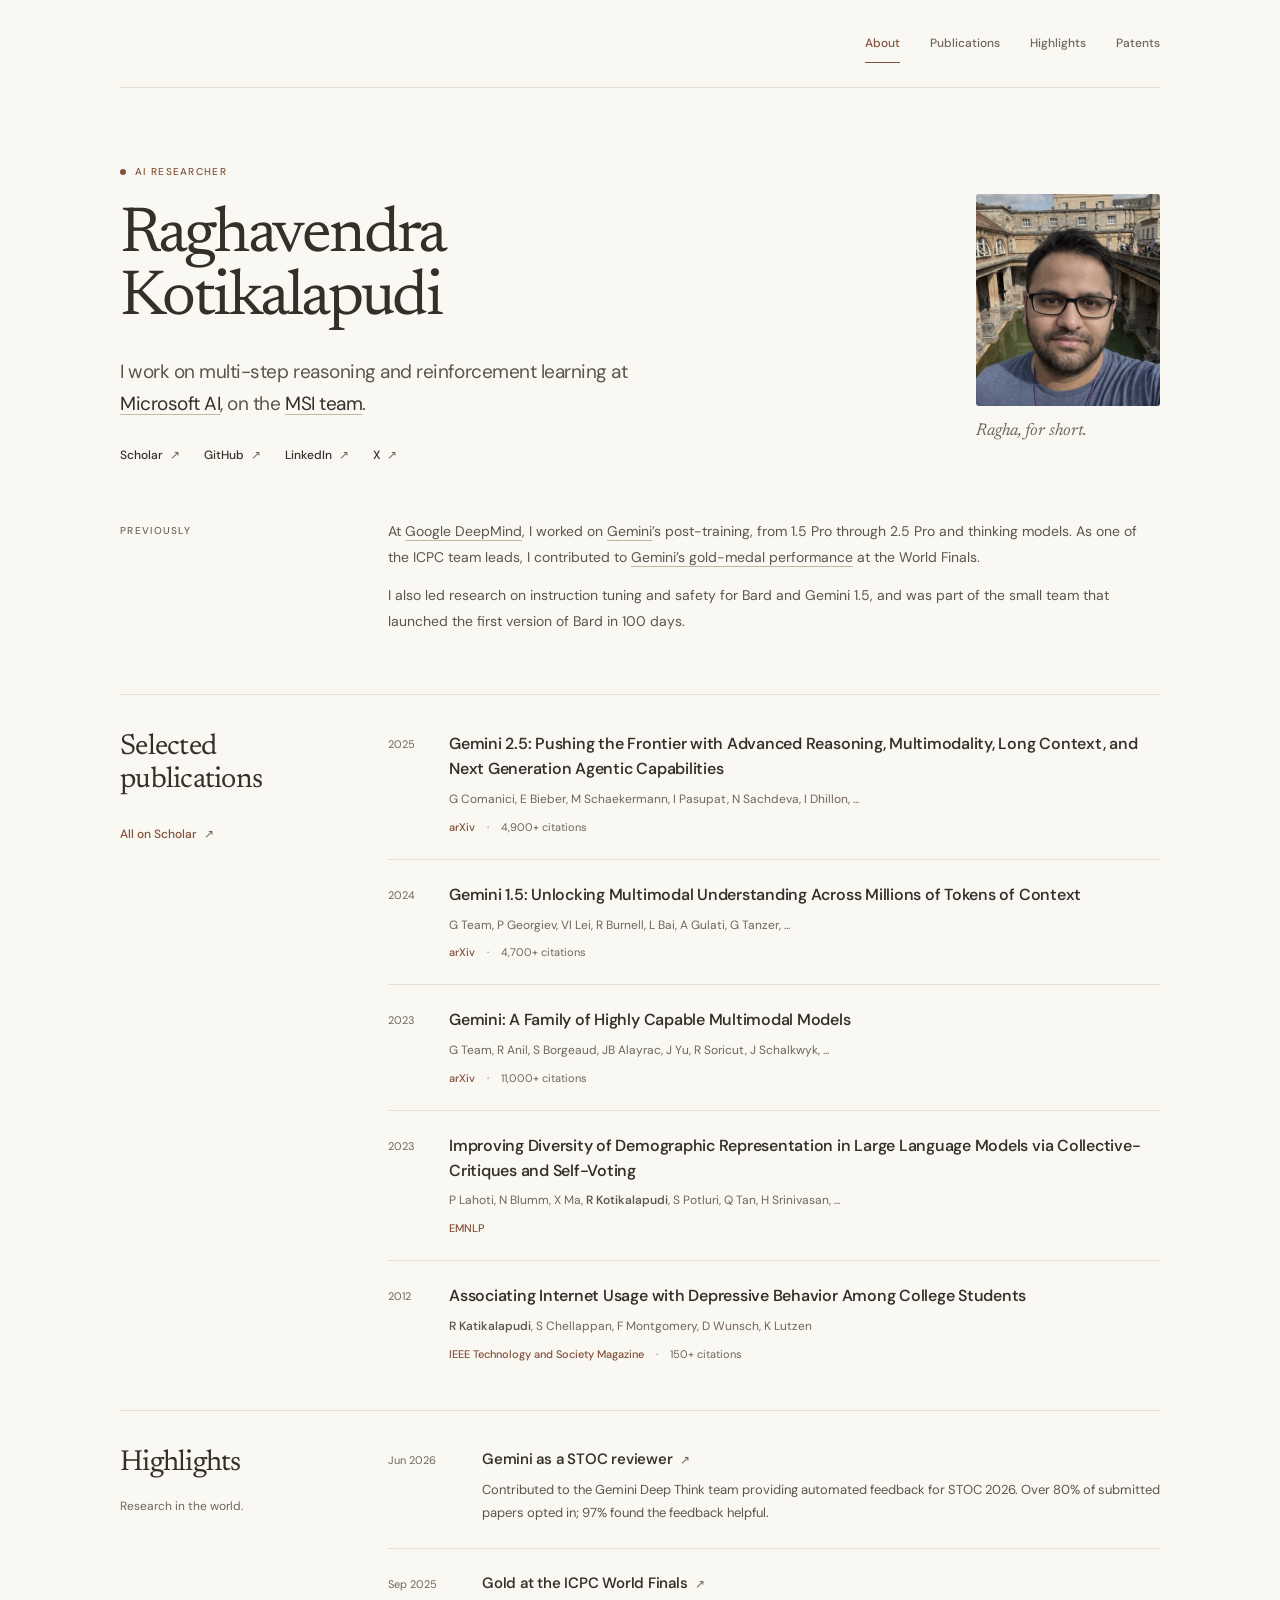
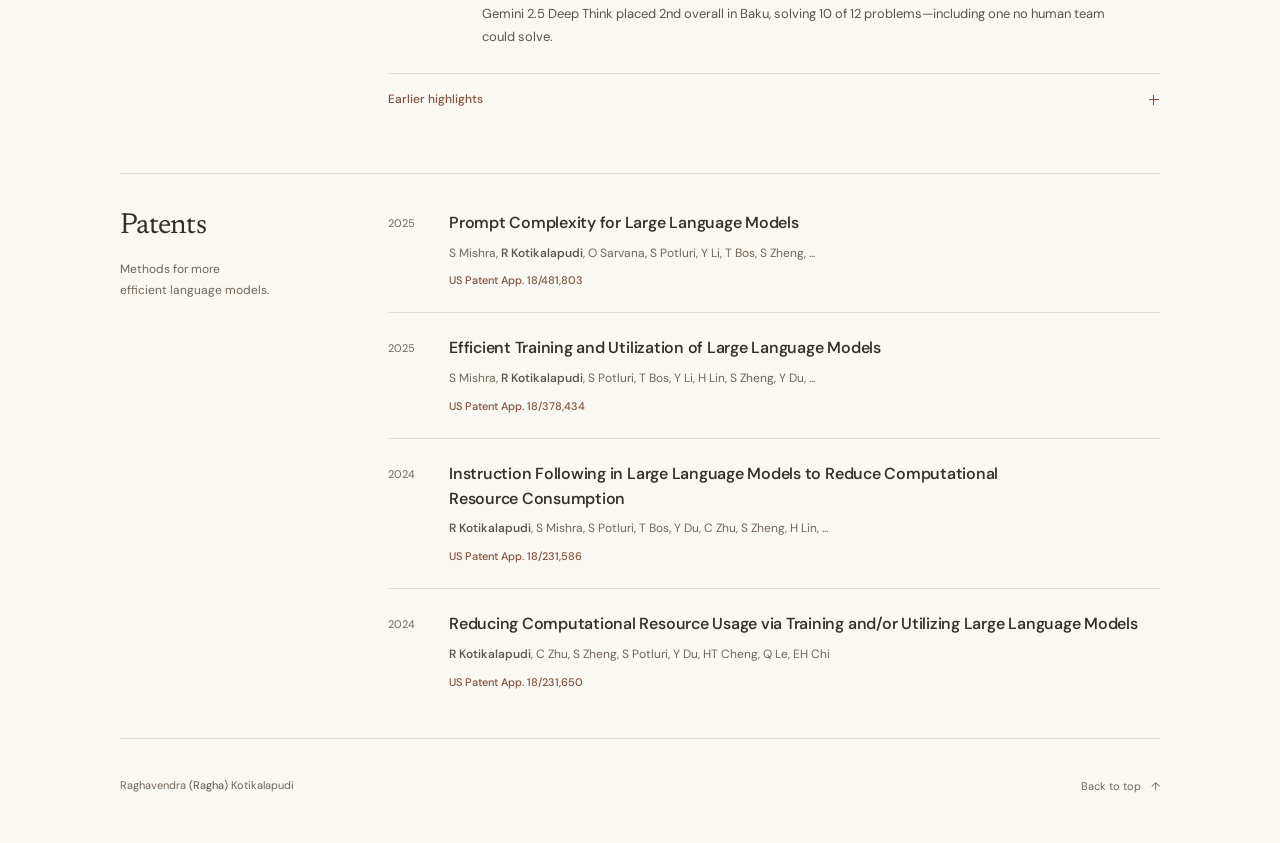
<file: index.html>
<!DOCTYPE html>
<html lang="en">
<head>
    <meta charset="UTF-8">
    <meta name="viewport" content="width=device-width, initial-scale=1.0">
    <title>Raghavendra Kotikalapudi</title>

    <!-- Google Analytics -->
    <script async src="https://www.googletagmanager.com/gtag/js?id=G-M42ZN2GM9Q"></script>
    <script>
        window.dataLayer = window.dataLayer || [];
        function gtag() {
            window.dataLayer.push(arguments);
        }
        gtag('js', new Date());
        gtag('config', 'G-M42ZN2GM9Q');
    </script>
    <meta name="description" content="Researcher at Microsoft AI. Previously at Google DeepMind working on Gemini.">
    <link rel="canonical" href="https://raghakot.com/">
    <meta name="theme-color" content="#f9f8f3">

    <!-- Open Graph / Social -->
    <meta property="og:title" content="Raghavendra Kotikalapudi">
    <meta property="og:description" content="Researcher at Microsoft AI. Previously at Google DeepMind working on Gemini.">
    <meta property="og:type" content="website">
    <meta property="og:url" content="https://raghakot.com/">
    <meta property="og:image" content="https://raghakot.com/profile.jpg">

    <!-- Twitter Card -->
    <meta name="twitter:card" content="summary">
    <meta name="twitter:title" content="Raghavendra Kotikalapudi">
    <meta name="twitter:description" content="Researcher at Microsoft AI. Previously at Google DeepMind working on Gemini.">
    <meta name="twitter:image" content="https://raghakot.com/profile.jpg">

    <link rel="icon" href="favicon.svg" type="image/svg+xml">

    <!-- Serve and preload the main typefaces locally to keep first paint steady. -->
    <link rel="preload" href="fonts/newsreader-latin.woff2" as="font" type="font/woff2" crossorigin>
    <link rel="preload" href="fonts/dm-sans-latin.woff2" as="font" type="font/woff2" crossorigin>
    <link rel="stylesheet" href="styles.css?v=fd9dae41400c-2">

    <script src="script.js?v=7d666a513b32-2" defer></script>

    <!-- Structured Data -->
    <script type="application/ld+json">
    {
        "@context": "https://schema.org",
        "@type": "Person",
        "name": "Raghavendra Kotikalapudi",
        "alternateName": "Ragha",
        "url": "https://raghakot.com/",
        "image": "https://raghakot.com/profile.jpg",
        "jobTitle": "AI Researcher",
        "worksFor": {
            "@type": "Organization",
            "name": "Microsoft AI"
        },
        "sameAs": [
            "https://scholar.google.com/citations?user=g2UodAsAAAAJ&hl=en",
            "https://github.com/raghakot",
            "https://www.linkedin.com/in/raghakot/",
            "https://x.com/raghakot"
        ]
    }
    </script>
</head>
<body id="top">
    <a class="skip-link" href="#main">Skip to content</a>

    <header class="site-header">
        <div class="header-inner">
            <nav class="page-nav" aria-label="On this page">
                <a href="#about">About</a>
                <a href="#publications">Publications</a>
                <a href="#highlights">Highlights</a>
                <a href="#patents">Patents</a>
            </nav>
        </div>
    </header>

    <main class="container" id="main">
        <section class="about" id="about" aria-labelledby="profile-name">
            <div class="intro">
                <div class="intro-copy">
                    <p class="eyebrow">AI researcher</p>
                    <h1 id="profile-name">Raghavendra<br>Kotikalapudi</h1>
                    <p class="intro-description">I work on multi-step reasoning and reinforcement learning at <a href="https://microsoft.ai/">Microsoft AI</a>, on the <a href="https://microsoft.ai/superintelligence/">MSI team</a>.</p>
                    <nav class="profile-links" aria-label="Find me online">
                        <a href="https://scholar.google.com/citations?user=g2UodAsAAAAJ&amp;hl=en">Scholar <span aria-hidden="true">↗</span></a>
                        <a href="https://github.com/raghakot">GitHub <span aria-hidden="true">↗</span></a>
                        <a href="https://www.linkedin.com/in/raghakot/">LinkedIn <span aria-hidden="true">↗</span></a>
                        <a href="https://x.com/raghakot">X <span class="sr-only"> (Twitter)</span><span aria-hidden="true">↗</span></a>
                    </nav>
                </div>
                <figure class="portrait">
                    <img src="profile.jpg" alt="Raghavendra Kotikalapudi" class="profile-photo" width="480" height="480" fetchpriority="high" decoding="async">
                    <figcaption>Ragha, for short.</figcaption>
                </figure>
            </div>

            <div class="background-note">
                <p class="margin-label">Previously</p>
                <div class="bio">
                    <p>At <a href="https://deepmind.google/">Google DeepMind</a>, I worked on <a href="https://deepmind.google/technologies/gemini/">Gemini</a>’s post-training, from 1.5 Pro through 2.5 Pro and thinking models. As one of the ICPC team leads, I contributed to <a href="https://deepmind.google/discover/blog/gemini-achieves-gold-level-performance-at-the-international-collegiate-programming-contest-world-finals/">Gemini’s gold-medal performance</a> at the World Finals.</p>
                    <p>I also led research on instruction tuning and safety for Bard and Gemini 1.5, and was part of the small team that launched the first version of Bard in 100 days.</p>
                </div>
            </div>
        </section>

        <section class="section" id="publications" aria-labelledby="publications-heading">
            <div class="section-heading">
                <h2 id="publications-heading">Selected <br>publications</h2>
                <a class="aside-link" href="https://scholar.google.com/citations?user=g2UodAsAAAAJ&amp;hl=en">All on Scholar <span aria-hidden="true">↗</span></a>
            </div>
            <div class="section-content">
                <ul class="publications-list" aria-label="Selected publications, newest first">
                    <li class="publication">
                        <span class="publication-year">2025</span>
                        <div>
                            <a href="https://arxiv.org/abs/2507.06261" class="publication-title">Gemini 2.5: Pushing the Frontier with Advanced Reasoning, Multimodality, Long Context, and Next Generation Agentic Capabilities</a>
                            <span class="publication-authors">G Comanici, E Bieber, M Schaekermann, I Pasupat, N Sachdeva, I Dhillon, ...</span>
                            <div class="publication-meta">
                                <span class="publication-venue">arXiv</span>
                                <span class="publication-citations">4,900+ citations</span>
                            </div>
                        </div>
                    </li>
                    <li class="publication">
                        <span class="publication-year">2024</span>
                        <div>
                            <a href="https://arxiv.org/abs/2403.05530" class="publication-title">Gemini 1.5: Unlocking Multimodal Understanding Across Millions of Tokens of Context</a>
                            <span class="publication-authors">G Team, P Georgiev, VI Lei, R Burnell, L Bai, A Gulati, G Tanzer, ...</span>
                            <div class="publication-meta">
                                <span class="publication-venue">arXiv</span>
                                <span class="publication-citations">4,700+ citations</span>
                            </div>
                        </div>
                    </li>
                    <li class="publication">
                        <span class="publication-year">2023</span>
                        <div>
                            <a href="https://arxiv.org/abs/2312.11805" class="publication-title">Gemini: A Family of Highly Capable Multimodal Models</a>
                            <span class="publication-authors">G Team, R Anil, S Borgeaud, JB Alayrac, J Yu, R Soricut, J Schalkwyk, ...</span>
                            <div class="publication-meta">
                                <span class="publication-venue">arXiv</span>
                                <span class="publication-citations">11,000+ citations</span>
                            </div>
                        </div>
                    </li>
                    <li class="publication">
                        <span class="publication-year">2023</span>
                        <div>
                            <a href="https://arxiv.org/abs/2310.16523" class="publication-title">Improving Diversity of Demographic Representation in Large Language Models via Collective-Critiques and Self-Voting</a>
                            <span class="publication-authors">P Lahoti, N Blumm, X Ma, <strong>R Kotikalapudi</strong>, S Potluri, Q Tan, H Srinivasan, ...</span>
                            <div class="publication-meta">
                                <span class="publication-venue">EMNLP</span>
                            </div>
                        </div>
                    </li>
                    <li class="publication">
                        <span class="publication-year">2012</span>
                        <div>
                            <a href="https://ieeexplore.ieee.org/document/6387969" class="publication-title">Associating Internet Usage with Depressive Behavior Among College Students</a>
                            <span class="publication-authors"><strong>R Katikalapudi</strong>, S Chellappan, F Montgomery, D Wunsch, K Lutzen</span>
                            <div class="publication-meta">
                                <span class="publication-venue">IEEE Technology and Society Magazine</span>
                                <span class="publication-citations">150+ citations</span>
                            </div>
                        </div>
                    </li>
                </ul>
            </div>
        </section>

        <section class="section" id="highlights" aria-labelledby="highlights-heading">
            <div class="section-heading">
                <h2 id="highlights-heading">Highlights</h2>
                <p class="section-note">Research in the world.</p>
            </div>
            <div class="section-content">
                <ul class="news-list">
                    <li>
                        <time class="news-date" datetime="2026-06">Jun 2026</time>
                        <div class="news-content">
                            <h3><a href="https://research.google/blog/gemini-provides-automated-feedback-for-theoretical-computer-scientists-at-stoc-2026/">Gemini as a STOC reviewer <span aria-hidden="true">↗</span></a></h3>
                            <p>Contributed to the Gemini Deep Think team providing automated feedback for STOC 2026. Over 80% of submitted papers opted in; 97% found the feedback helpful.</p>
                        </div>
                    </li>
                    <li>
                        <time class="news-date" datetime="2025-09">Sep 2025</time>
                        <div class="news-content">
                            <h3><a href="https://deepmind.google/discover/blog/gemini-achieves-gold-level-performance-at-the-international-collegiate-programming-contest-world-finals/">Gold at the ICPC World Finals <span aria-hidden="true">↗</span></a></h3>
                            <p>Gemini 2.5 Deep Think placed 2nd overall in Baku, solving 10 of 12 problems—including one no human team could solve.</p>
                        </div>
                    </li>
                </ul>
                <details class="earlier-highlights">
                    <summary><span>Earlier highlights</span><span class="details-symbol" aria-hidden="true"></span></summary>
                    <ul class="news-list">
                        <li>
                            <time class="news-date" datetime="2017-10">Oct 2017</time>
                            <div class="news-content">
                                <h3><a href="https://www.geekwire.com/2017/facebook-hackathon-engineers-combine-seattle-data-machine-learning-solve-civic-issues/">Facebook Civic Hackathon winner <span aria-hidden="true">↗</span></a></h3>
                                <p>Won with “Find ’n Park”, a computer vision model that detected available parking spots in real time using Seattle’s open data.</p>
                            </div>
                        </li>
                        <li>
                            <time class="news-date" datetime="2012-06">Jun 2012</time>
                            <div class="news-content">
                                <h3><a href="https://www.nytimes.com/2012/06/17/opinion/sunday/how-depressed-people-use-the-internet.html">How Depressives Surf the Web <span aria-hidden="true">↗</span></a></h3>
                                <p>Co-authored a New York Times Sunday Review op-ed about our research linking internet usage patterns to depression in college students.</p>
                            </div>
                        </li>
                    </ul>
                </details>
            </div>
        </section>

        <section class="section" id="patents" aria-labelledby="patents-heading">
            <div class="section-heading">
                <h2 id="patents-heading">Patents</h2>
                <p class="section-note">Methods for more<br>efficient language models.</p>
            </div>
            <div class="section-content">
                <ul class="publications-list" aria-label="Patent applications, newest first">
                    <li class="publication">
                        <span class="publication-year">2025</span>
                        <div>
                            <a href="https://patents.google.com/patent/US20250086405A1" class="publication-title">Prompt Complexity for Large Language Models</a>
                            <span class="publication-authors">S Mishra, <strong>R Kotikalapudi</strong>, O Sarvana, S Potluri, Y Li, T Bos, S Zheng, ...</span>
                            <div class="publication-meta">
                                <span class="publication-venue">US Patent App. 18/481,803</span>
                            </div>
                        </div>
                    </li>
                    <li class="publication">
                        <span class="publication-year">2025</span>
                        <div>
                            <a href="https://patents.google.com/patent/US20250045534A1" class="publication-title">Efficient Training and Utilization of Large Language Models</a>
                            <span class="publication-authors">S Mishra, <strong>R Kotikalapudi</strong>, S Potluri, T Bos, Y Li, H Lin, S Zheng, Y Du, ...</span>
                            <div class="publication-meta">
                                <span class="publication-venue">US Patent App. 18/378,434</span>
                            </div>
                        </div>
                    </li>
                    <li class="publication">
                        <span class="publication-year">2024</span>
                        <div>
                            <a href="https://patents.google.com/patent/US20240394471A1" class="publication-title">Instruction Following in Large Language Models to Reduce Computational Resource Consumption</a>
                            <span class="publication-authors"><strong>R Kotikalapudi</strong>, S Mishra, S Potluri, T Bos, Y Du, C Zhu, S Zheng, H Lin, ...</span>
                            <div class="publication-meta">
                                <span class="publication-venue">US Patent App. 18/231,586</span>
                            </div>
                        </div>
                    </li>
                    <li class="publication">
                        <span class="publication-year">2024</span>
                        <div>
                            <a href="https://patents.google.com/patent/US20240378394A1" class="publication-title">Reducing Computational Resource Usage via Training and/or Utilizing Large Language Models</a>
                            <span class="publication-authors"><strong>R Kotikalapudi</strong>, C Zhu, S Zheng, S Potluri, Y Du, HT Cheng, Q Le, EH Chi</span>
                            <div class="publication-meta">
                                <span class="publication-venue">US Patent App. 18/231,650</span>
                            </div>
                        </div>
                    </li>
                </ul>
            </div>
        </section>

        <footer class="site-footer">
            <p>Raghavendra <span>(Ragha)</span> Kotikalapudi</p>
            <a href="#top">Back to top <span aria-hidden="true">↑</span></a>
        </footer>
    </main>
</body>
</html>
</file>
<file: styles.css>
/* A quiet editorial home for research. */
@font-face {
    font-family: 'Newsreader';
    font-style: normal;
    font-weight: 400 600;
    font-display: swap;
    src: url('fonts/newsreader-latin.woff2') format('woff2');
}

@font-face {
    font-family: 'Newsreader';
    font-style: italic;
    font-weight: 400 600;
    font-display: swap;
    src: url('fonts/newsreader-italic-latin.woff2') format('woff2');
}

@font-face {
    font-family: 'DM Sans';
    font-style: normal;
    font-weight: 400 600;
    font-display: swap;
    src: url('fonts/dm-sans-latin.woff2') format('woff2');
}

:root {
    color-scheme: light;
    --paper: #f9f8f3;
    --ink: #352f29;
    --body: #5d554c;
    --muted: #716558;
    --accent: #83523a;
    --rule: #e5ded2;
    --link-rule: #c5b6a2;
    --selection: #ece1cf;
    --serif: 'Newsreader', Georgia, 'Times New Roman', serif;
    --sans: 'DM Sans', -apple-system, BlinkMacSystemFont, 'Segoe UI', sans-serif;
    --page-width: 1040px;
    --page-margin: auto;
    --gutter: 48px;
    --margin-width: 220px;
}

*, *::before, *::after {
    box-sizing: border-box;
}

html {
    scroll-padding-top: 110px;
    -webkit-text-size-adjust: 100%;
    text-size-adjust: 100%;
}

body {
    margin: 0;
    background: var(--paper);
    color: var(--ink);
    font-family: var(--sans);
    font-size: 15px;
    line-height: 1.65;
    -webkit-font-smoothing: antialiased;
    -moz-osx-font-smoothing: grayscale;
}

h1, h2, h3, p, figure, ul {
    margin: 0;
}

ul {
    padding: 0;
}

strong {
    font-weight: 550;
}

a {
    color: inherit;
    text-decoration-thickness: 1px;
    text-decoration-color: var(--link-rule);
    text-underline-offset: 4px;
}

a:hover {
    color: var(--accent);
    text-decoration-color: var(--accent);
}

:focus-visible {
    outline: 2px solid var(--accent);
    outline-offset: 5px;
    border-radius: 2px;
}

::selection {
    background: var(--selection);
    color: var(--ink);
}

p {
    text-wrap: pretty;
}

.sr-only, .skip-link:not(:focus) {
    position: absolute;
    width: 1px;
    height: 1px;
    padding: 0;
    overflow: hidden;
    clip-path: inset(50%);
    white-space: nowrap;
}

.skip-link:focus {
    position: fixed;
    top: 16px;
    left: 16px;
    z-index: 10;
    padding: 12px 20px;
    background: var(--ink);
    color: white;
}

/* Compact navigation remains available along a long publication list. */
.site-header {
    position: sticky;
    top: 0;
    z-index: 5;
    background: var(--paper);
}

.header-inner, .container {
    max-width: var(--page-width);
    margin: 0 var(--page-margin);
}

.header-inner {
    min-height: 88px;
    display: flex;
    align-items: center;
    justify-content: flex-end;
    border-bottom: 1px solid var(--rule);
}

.page-nav {
    display: flex;
    gap: 30px;
}

.page-nav a {
    position: relative;
    display: flex;
    align-items: center;
    min-height: 44px;
    font-size: 12px;
    font-weight: 500;
    color: var(--muted);
    text-decoration: none;
}

.page-nav a::after {
    content: '';
    position: absolute;
    bottom: 3px;
    inset-inline: 0;
    height: 1px;
    background: var(--accent);
    opacity: 0;
}

.page-nav a:hover, .page-nav a[aria-current] {
    color: var(--accent);
}

.page-nav a[aria-current]::after {
    opacity: 1;
}

/* Introduction */
.about {
    padding: 76px 0 60px;
}

.intro {
    display: grid;
    grid-template-columns: minmax(0, 1fr) 184px;
    gap: 90px;
}

.eyebrow, .margin-label {
    font-size: 10px;
    font-weight: 500;
    letter-spacing: 0.13em;
    text-transform: uppercase;
}

.eyebrow {
    display: flex;
    align-items: center;
    gap: 9px;
    color: var(--accent);
    margin-bottom: 24px;
}

.eyebrow::before {
    content: '';
    width: 6px;
    height: 6px;
    border-radius: 50%;
    background: var(--accent);
}

h1 {
    font-family: var(--serif);
    font-size: clamp(44px, 5.4vw, 64px);
    font-weight: 400;
    letter-spacing: -0.04em;
    line-height: 0.99;
    margin-bottom: 25px;
}

.intro-description {
    max-width: 560px;
    font-size: 19px;
    line-height: 1.65;
    letter-spacing: -0.025em;
    color: var(--body);
}

.intro-description a {
    color: var(--ink);
}

.profile-links {
    display: flex;
    flex-wrap: wrap;
    gap: 24px;
    margin-top: 15px;
}

.profile-links a, .aside-link {
    display: inline-flex;
    align-items: center;
    gap: 7px;
    min-height: 44px;
    font-size: 12px;
    font-weight: 500;
    text-decoration: none;
}

.profile-links a span[aria-hidden], .aside-link span, .site-footer a span {
    color: var(--muted);
}

.profile-links a:hover, .aside-link:hover {
    text-decoration: underline;
}

.portrait {
    padding-top: 30px;
}

.profile-photo {
    display: block;
    width: 184px;
    height: 212px;
    border-radius: 3px;
    object-fit: cover;
    object-position: 50% 38%;
    filter: saturate(0.7);
}

.portrait figcaption {
    margin-top: 13px;
    font: italic 17px/1.5 var(--serif);
    color: var(--muted);
}

.background-note, .section {
    display: grid;
    grid-template-columns: var(--margin-width) minmax(0, 1fr);
    gap: var(--gutter);
}

.background-note {
    margin-top: 41px;
}

.margin-label {
    color: var(--muted);
    padding-top: 4px;
}

.bio {
    color: var(--body);
    font-size: 14px;
    line-height: 1.85;
}

.bio p + p {
    margin-top: 12px;
}

/* Section labels sit in the margin, keeping the reading column consistent. */
.section {
    border-top: 1px solid var(--rule);
    padding: 37px 0 47px;
}

h2 {
    font: 400 29px/1.12 var(--serif);
    letter-spacing: -0.025em;
}

.aside-link {
    color: var(--accent);
    margin-top: 15px;
}

.section-note {
    font-size: 12px;
    color: var(--muted);
    margin-top: 16px;
    line-height: 1.7;
}

.section-content {
    min-width: 0;
}

.publications-list, .news-list {
    list-style: none;
}

.publication, .news-list li {
    display: grid;
    padding: 23px 0;
    border-bottom: 1px solid var(--rule);
}

.publication {
    grid-template-columns: 43px minmax(0, 1fr);
    column-gap: 18px;
}

.publication:first-child, .news-list li:first-child {
    padding-top: 0;
}

.publication:last-child, .news-list li:last-child {
    padding-bottom: 0;
    border-bottom: 0;
}

.publication-year, .news-date {
    padding-top: 3px;
    font-size: 11px;
    color: var(--muted);
}

.publication-year {
    font-variant-numeric: tabular-nums;
}

.publication-title {
    display: block;
    color: var(--ink);
    font-size: 16px;
    font-weight: 550;
    line-height: 1.55;
    letter-spacing: -0.015em;
    text-decoration: none;
    text-wrap: pretty;
}

.publication-title:hover {
    text-decoration: underline;
}

.publication-authors {
    display: block;
    font-size: 12px;
    line-height: 1.8;
    color: var(--muted);
    margin-top: 7px;
}

.publication-authors strong {
    color: var(--body);
}

.publication-meta {
    display: flex;
    flex-wrap: wrap;
    gap: 4px 12px;
    margin-top: 7px;
    align-items: baseline;
    font-size: 11px;
}

.publication-venue {
    color: var(--accent);
    font-weight: 500;
}

.publication-citations {
    color: var(--muted);
    font-variant-numeric: tabular-nums;
}

.publication-citations::before {
    content: '·';
    margin-right: 12px;
}

/* A small news archive uses native disclosure, including without JavaScript. */
.news-list li {
    grid-template-columns: 76px minmax(0, 1fr);
    gap: 18px;
}

.news-date {
    white-space: nowrap;
}

h3 {
    font-size: 15px;
    font-weight: 550;
    line-height: 1.55;
    letter-spacing: -0.015em;
}

h3 a {
    text-decoration: none;
}

h3 a:hover {
    text-decoration: underline;
}

h3 a span {
    font-size: 12px;
    color: var(--muted);
    padding-left: 4px;
    white-space: nowrap;
}

.news-content p {
    margin-top: 7px;
    font-size: 13px;
    line-height: 1.8;
    color: var(--body);
}

.earlier-highlights {
    margin-top: 24px;
    border-top: 1px solid var(--rule);
}

.earlier-highlights summary {
    display: flex;
    justify-content: space-between;
    align-items: center;
    min-height: 52px;
    gap: 16px;
    list-style: none;
    color: var(--accent);
    font-size: 12px;
    font-weight: 500;
    cursor: pointer;
}

.earlier-highlights summary::-webkit-details-marker {
    display: none;
}

.earlier-highlights summary:hover {
    text-decoration: underline;
    text-underline-offset: 4px;
}

.details-symbol {
    position: relative;
    width: 12px;
    height: 12px;
    flex: 0 0 12px;
}

.details-symbol::before, .details-symbol::after {
    content: '';
    position: absolute;
    background: currentColor;
}

.details-symbol::before {
    width: 10px;
    height: 1px;
    left: 1px;
    top: 5px;
}

.details-symbol::after {
    height: 10px;
    width: 1px;
    left: 5px;
    top: 1px;
}

.earlier-highlights[open] .details-symbol::after {
    display: none;
}

.earlier-highlights[open] .news-list {
    padding: 12px 0 5px;
}

.site-footer {
    display: flex;
    justify-content: space-between;
    gap: 24px;
    border-top: 1px solid var(--rule);
    padding: 25px 0 35px;
    color: var(--muted);
    font-size: 11px;
}

.site-footer p {
    padding-top: 12px;
}

.site-footer p span {
    color: var(--body);
}

.site-footer a {
    display: inline-flex;
    align-items: center;
    gap: 10px;
    min-height: 44px;
    white-space: nowrap;
    text-decoration: none;
}

.site-footer a:hover {
    text-decoration: underline;
}

@media (prefers-reduced-motion: no-preference) {
    html {
        scroll-behavior: smooth;
    }

    a, summary {
        transition: color 150ms ease, text-decoration-color 150ms ease;
    }
}

@media (max-width: 1160px) {
    :root {
        --margin-width: 180px;
        --gutter: 36px;
        --page-margin: 48px;
    }

    .intro {
        gap: 60px;
    }
}

@media (max-width: 800px) {
    :root {
        --margin-width: 148px;
        --gutter: 28px;
        --page-margin: 32px;
    }

    .header-inner {
        min-height: 76px;
    }

    .about {
        padding-top: 52px;
    }

    .intro {
        grid-template-columns: minmax(0, 1fr) 145px;
        gap: 35px;
    }

    h1 {
        font-size: 51px;
    }

    .intro-description {
        font-size: 17px;
    }

    .profile-photo {
        width: 145px;
        height: 174px;
    }

    h2 {
        font-size: 26px;
    }

    .publication {
        grid-template-columns: 35px minmax(0, 1fr);
        column-gap: 12px;
    }

    .news-list li {
        grid-template-columns: 65px minmax(0, 1fr);
        gap: 14px;
    }
}

@media (max-width: 600px) {
    html {
        scroll-padding-top: 88px;
    }

    :root {
        --page-margin: 24px;
    }

    .header-inner {
        min-height: 68px;
    }

    .page-nav {
        gap: 17px;
    }

    .page-nav a {
        font-size: 11px;
    }

    .about {
        padding: 42px 0 36px;
    }

    .intro {
        grid-template-columns: minmax(0, 1fr) 84px;
        gap: 14px;
        align-items: start;
    }

    .intro-copy {
        display: contents;
    }

    .eyebrow {
        grid-column: 1;
        grid-row: 1;
        margin: 0;
        min-height: 26px;
        font-size: 9px;
    }

    h1 {
        grid-column: 1;
        grid-row: 2;
        margin: 0;
        font-size: clamp(32px, 7.5vw, 44px);
        line-height: 1.05;
    }

    .portrait {
        grid-column: 2;
        grid-row: 1 / 3;
        padding-top: 0;
    }

    .profile-photo {
        width: 84px;
        height: 101px;
    }

    .portrait figcaption {
        margin-top: 8px;
        font-size: 12px;
        white-space: nowrap;
    }

    .intro-description {
        grid-column: 1 / -1;
        margin-top: 12px;
        font-size: 17px;
        letter-spacing: -0.02em;
    }

    .profile-links {
        grid-column: 1 / -1;
        gap: 25px;
        margin-top: 0;
    }

    .background-note {
        grid-template-columns: 1fr;
        gap: 9px;
        margin-top: 28px;
    }

    .bio {
        font-size: 13px;
    }

    .section {
        grid-template-columns: 1fr;
        gap: 26px;
        padding: 30px 0 36px;
    }

    .section-heading {
        display: grid;
        grid-template-columns: minmax(0, 1fr) auto;
        align-items: baseline;
        column-gap: 16px;
    }

    h2 {
        font-size: 28px;
    }

    h2 br {
        display: none;
    }

    .aside-link {
        font-size: 11px;
        margin-top: 0;
        align-self: center;
    }

    .section-note {
        margin: 0;
        text-align: right;
        font-size: 11px;
    }

    .publication {
        grid-template-columns: 34px minmax(0, 1fr);
        gap: 12px;
        padding-block: 21px;
    }

    .publication-title, h3 {
        font-size: 14px;
    }

    .publication-authors {
        font-size: 11px;
        line-height: 1.75;
    }

    .publication-meta {
        font-size: 10px;
    }

    .news-content p {
        font-size: 12px;
    }

    .news-list li {
        grid-template-columns: 63px minmax(0, 1fr);
        gap: 14px;
    }

    .news-date {
        font-size: 10px;
    }

    .site-footer {
        align-items: flex-start;
        gap: 16px;
        padding-bottom: 24px;
        font-size: 10px;
    }

    .site-footer p {
        max-width: 180px;
    }
}

@media (max-width: 370px) {
    :root {
        --page-margin: 18px;
    }

    .page-nav {
        gap: 12px;
    }

    .page-nav a {
        font-size: 10px;
    }

    .intro {
        grid-template-columns: minmax(0, 1fr) 68px;
        gap: 10px;
    }

    h1 {
        font-size: 31px;
    }

    .profile-photo {
        width: 68px;
        height: 86px;
    }

    .portrait figcaption {
        font-size: 10px;
    }

    .section-heading {
        column-gap: 10px;
    }

    h2 {
        font-size: 25px;
    }

    .aside-link {
        font-size: 10px;
    }
}

@media print {
    :root {
        --margin-width: 130px;
        --gutter: 24px;
        --muted: #525852;
    }

    html {
        scroll-behavior: auto;
    }

    body {
        background: white;
        font-size: 11px;
    }

    .site-header, .skip-link, .site-footer a {
        display: none;
    }

    .container {
        max-width: none;
        margin: 0;
    }

    .about {
        padding: 10px 0 28px;
    }

    .intro {
        grid-template-columns: minmax(0, 1fr) 110px;
        gap: 35px;
    }

    .intro-copy {
        display: block;
    }

    .eyebrow {
        margin-bottom: 16px;
    }

    h1 {
        font-size: 42px;
        margin-bottom: 16px;
    }

    .intro-description {
        font-size: 14px;
    }

    .profile-photo {
        width: 110px;
        height: 130px;
        filter: none;
    }

    .portrait {
        grid-column: auto;
        grid-row: auto;
        padding-top: 15px;
    }

    .portrait figcaption {
        font-size: 13px;
    }

    .profile-links {
        margin-top: 8px;
    }

    .background-note {
        display: grid;
        grid-template-columns: var(--margin-width) minmax(0, 1fr);
        margin-top: 20px;
        gap: var(--gutter);
    }

    .bio {
        font-size: 11px;
    }

    .section {
        grid-template-columns: var(--margin-width) minmax(0, 1fr);
        gap: var(--gutter);
        padding: 24px 0;
    }

    .section-heading {
        display: block;
    }

    h2 {
        font-size: 24px;
    }

    .section-note {
        text-align: left;
        margin-top: 12px;
    }

    .publication, .news-list li {
        break-inside: avoid;
    }

    .publication-title, h3 {
        font-size: 12px;
    }

    .publication-authors, .news-content p {
        font-size: 10px;
    }

    .site-footer {
        padding: 12px 0;
    }
}
</file>
